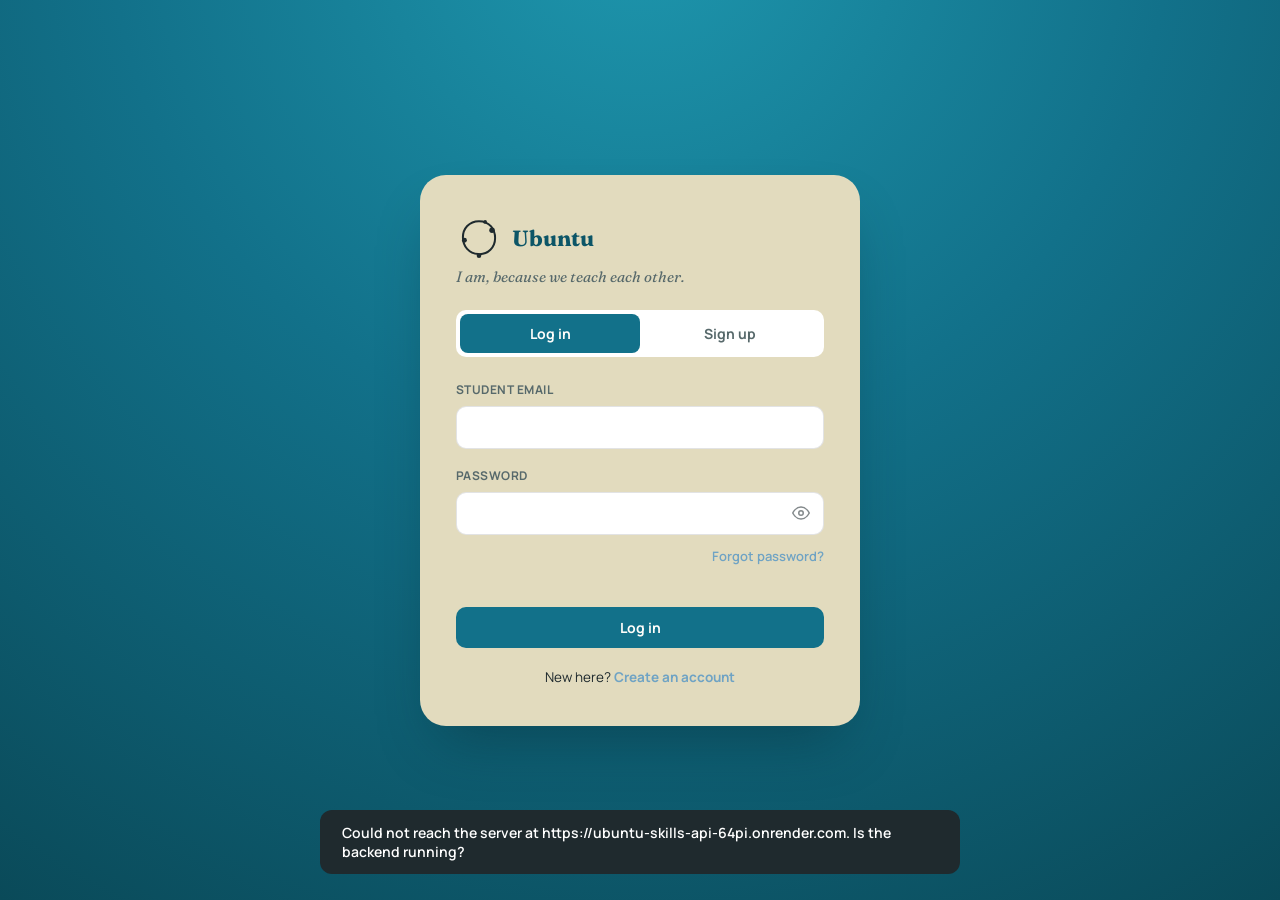
<file: Frontend/index.html>
<!DOCTYPE html>
<html lang="en">
<head>
<meta charset="UTF-8">
<meta name="viewport" content="width=device-width, initial-scale=1.0">
<title>Ubuntu · Learn from each other</title>
<link rel="preconnect" href="https://fonts.googleapis.com">
<link rel="preconnect" href="https://fonts.gstatic.com" crossorigin>
<link href="https://fonts.googleapis.com/css2?family=Fraunces:ital,opsz,wght@0,9..144,500;0,9..144,600;0,9..144,700;1,9..144,500&family=Manrope:wght@400;500;600;700;800&display=swap" rel="stylesheet">
<link rel="stylesheet" href="styles.css">
</head>
<body>

<!-- ============ LOGO (reused everywhere) ============ -->
<template id="logo-tpl">
  <svg viewBox="0 0 60 60" class="mark-svg" aria-hidden="true">
    <path d="M30 8 C 44 8 51 19 51 30 C 51 42 42 52 29 51 C 17 50 9 41 9 29 C 9 18 17 8 30 8 Z"
          fill="none" stroke="currentColor" stroke-width="2.6" stroke-linecap="round"/>
    <circle cx="47" cy="20" r="3.6" fill="currentColor"/>
    <circle cx="11" cy="33" r="3.2" fill="currentColor"/>
    <circle cx="30" cy="53" r="3" fill="currentColor"/>
    <circle cx="38" cy="9" r="2.4" fill="currentColor"/>
  </svg>
</template>

<!-- ============ AUTH SCREEN ============ -->
<main id="auth-screen">
  <div class="auth-card">
    <div class="brand-row">
      <span class="mark mark-lg" id="auth-logo"></span>
      <span class="brand-name">Ubuntu</span>
    </div>
    <p class="tagline">I am, because we teach each other.</p>

    <div class="auth-tabs" role="tablist">
      <button class="auth-tab active" data-tab="login" role="tab">Log in</button>
      <button class="auth-tab" data-tab="signup" role="tab">Sign up</button>
    </div>

    <!-- LOGIN FORM -->
    <form class="auth-form active" id="login-form" data-panel="login">
      <label for="login-email">Student email</label>
      <input type="email" id="login-email" required>

      <label for="login-password">Password</label>
      <div class="password-field">
        <input type="password" id="login-password" required>
        <button type="button" class="password-toggle" data-toggle-password="login-password"><i data-icon="eye"></i></button>
      </div>

      <a href="#" class="forgot">Forgot password?</a>
      <button type="submit" class="btn btn-primary btn-block">Log in</button>
    </form>

    <!-- SIGNUP FORM -->
    <form class="auth-form" id="signup-form" data-panel="signup">
      <label for="signup-name">Full name</label>
      <input type="text" id="signup-name" required>

      <label for="signup-email">Email address</label>
      <input type="email" id="signup-email" required>

      <label>How should we verify you're a student?</label>
      <div class="verify-toggle">
        <button type="button" class="verify-opt active" data-verify="email">
          <i data-icon="mail"></i> Student email
        </button>
        <button type="button" class="verify-opt" data-verify="document">
          <i data-icon="file"></i> Upload document
        </button>
      </div>

      <div class="verify-panel active" data-verify-panel="email">
        <p class="hint">If the email above is from your school, you're verified instantly — no waiting on a reviewer.</p>
      </div>

      <div class="verify-panel" data-verify-panel="document">
        <label for="signup-doc">Enrollment proof (ID card, transcript, or acceptance letter)</label>
        <div class="upload-drop" id="upload-drop">
          <i data-icon="upload"></i>
          <span id="upload-label">Click to upload, or drag a file here</span>
          <input type="file" id="signup-doc" accept="image/*,.pdf" hidden>
        </div>
        <p class="hint">Reviewed by hand within 24–48 hours. Use this if your school doesn't issue student emails.</p>
      </div>

      <label for="signup-degree">Degree</label>
      <select id="signup-degree"></select>

      <label for="signup-class-year">Class year</label>
      <input type="number" id="signup-class-year" min="2020" max="2035">

      <label for="signup-password">Password</label>
      <div class="password-field">
        <input type="password" id="signup-password" required>
        <button type="button" class="password-toggle" data-toggle-password="signup-password"><i data-icon="eye"></i></button>
      </div>

      <button type="submit" class="btn btn-primary btn-block">Create account</button>
    </form>

    <p class="switch-note">
      <span data-show-when="login">New here? <a href="#" data-goto="signup">Create an account</a></span>
      <span data-show-when="signup" class="hidden">Already a member? <a href="#" data-goto="login">Log in</a></span>
    </p>
  </div>
</main>

<!-- ============ APP SHELL ============ -->
<div id="app-shell" class="hidden">

  <aside class="sidebar">
    <div class="sidebar-top">
      <span class="mark mark-sm"></span>
    </div>
    <nav class="sidebar-nav">
      <button class="nav-btn active" data-view="profile" title="Profile"><i data-icon="user"></i><span>Profile</span></button>
      <button class="nav-btn" data-view="search" title="Search"><i data-icon="search"></i><span>Search</span></button>
      <button class="nav-btn" data-view="messages" title="Messages"><i data-icon="message"></i><span>Messages</span></button>
      <button class="nav-btn" data-view="sessions" title="Sessions"><i data-icon="calendar"></i><span>Sessions</span></button>
      <button class="nav-btn" data-view="notifications" title="Notifications"><i data-icon="bell"></i><span>Notifications</span><span class="dot-badge" id="notif-badge">3</span></button>
      <button class="nav-btn" data-view="community" title="Community"><i data-icon="users"></i><span>Community</span></button>
    </nav>
    <button class="nav-btn nav-logout" id="logout-btn" title="Log out"><i data-icon="logout"></i><span>Log out</span></button>
  </aside>

  <div class="account-indicator" id="account-indicator">
    <div class="avatar avatar-sm skeleton-circle" id="account-indicator-avatar"></div>
    <span class="skeleton-text" id="account-indicator-name" style="width:90px;">&nbsp;</span>
  </div>

  <main class="content">

    <!-- ---------- PROFILE ---------- -->
    <section class="view active" id="view-profile">
      <div class="profile-header card">
        <div class="avatar-upload">
          <div class="avatar avatar-xl skeleton-circle" id="profile-avatar"></div>
          <label class="avatar-edit" for="avatar-input"><i data-icon="camera"></i></label>
          <input type="file" id="avatar-input" accept="image/*" hidden>
          <button type="button" class="avatar-remove hidden" id="avatar-remove-btn" title="Remove photo">×</button>
        </div>
        <div class="profile-header-info">
          <h1 class="skeleton-text" style="width:180px;">&nbsp;</h1>
          <p class="muted skeleton-text" style="width:220px;">&nbsp;</p>
          <div class="credits-row">
            <span class="stars" data-rating="0"></span>
            <span class="credits-label skeleton-text" style="width:160px;">&nbsp;</span>
          </div>
        </div>
        <button class="btn btn-secondary" id="profile-message-btn"><i data-icon="message"></i> Message</button>
      </div>

      <div class="grid-2">
        <div class="card">
          <div class="card-head">
            <h3>Skills I can teach</h3>
          </div>
          <div class="chip-input" data-chip-group="teach">
            <span class="chip chip-teal">Python <button data-remove>×</button></span>
            <span class="chip chip-teal">Guitar basics <button data-remove>×</button></span>
            <span class="chip chip-teal">Calculus I <button data-remove>×</button></span>
            <input type="text">
          </div>
        </div>

        <div class="card">
          <div class="card-head">
            <h3>Skills I want to learn</h3>
          </div>
          <div class="chip-input" data-chip-group="learn">
            <span class="chip chip-steel">French conversation <button data-remove>×</button></span>
            <span class="chip chip-steel">Watercolor painting <button data-remove>×</button></span>
            <input type="text">
          </div>
        </div>
      </div>

      <div class="card">
        <div class="card-head">
          <h3>Reviews</h3>
          <span class="muted">38 total</span>
        </div>
        <div class="reviews-list" id="reviews-list"></div>
      </div>
    </section>

    <!-- ---------- SEARCH ---------- -->
    <section class="view" id="view-search">
      <h1 class="view-title">Find a skill, or someone to teach it to</h1>
      <div class="search-bar">
        <i data-icon="search"></i>
        <input type="text" id="search-input">
      </div>
      <div class="filter-row" id="filter-row">
        <button class="filter-chip active" data-filter="all">All</button>
        <button class="filter-chip" data-filter="teach">Can teach me</button>
        <button class="filter-chip" data-filter="learn">Wants to learn</button>
      </div>
      <div class="results-grid" id="results-grid"></div>
    </section>

    <!-- ---------- MESSAGES ---------- -->
    <section class="view" id="view-messages">
      <div class="messages-layout">
        <div class="conv-list">
          <div class="conv-list-head">
            <h3>Messages</h3>
            <button class="btn-icon" id="new-group-btn" title="New group chat"><i data-icon="user-plus"></i></button>
          </div>
          <div id="conv-items"></div>
        </div>
        <div class="chat-window">
          <div class="chat-header" id="chat-header"></div>
          <div class="chat-body" id="chat-body"></div>
          <form class="chat-input-row" id="chat-form">
            <input type="text" id="chat-input">
            <button type="submit" class="btn btn-primary btn-small">Send</button>
          </form>
        </div>
        <div class="msg-profile-panel" id="msg-profile-panel">
          <button class="btn-icon" id="msg-profile-panel-close" style="align-self:flex-end;">×</button>
          <div id="msg-profile-panel-body"></div>
        </div>
      </div>
    </section>

    <!-- ---------- SESSIONS ---------- -->
    <section class="view" id="view-sessions">
      <h1 class="view-title">Your sessions</h1>
      <div class="filter-row">
        <button class="filter-chip active" data-session-tab="upcoming">Upcoming</button>
        <button class="filter-chip" data-session-tab="pending">Pending approval</button>
        <button class="filter-chip" data-session-tab="completed">Completed</button>
        <button class="filter-chip" data-session-tab="declined">Declined</button>
      </div>
      <div class="sessions-list" id="sessions-list"></div>
    </section>

    <!-- ---------- NOTIFICATIONS ---------- -->
    <section class="view" id="view-notifications">
      <div class="view-title-row">
        <h1 class="view-title">Notifications</h1>
        <button class="btn-link" id="mark-all-read">Mark all as read</button>
      </div>
      <div class="notif-bulk-actions" id="notif-bulk-actions" style="display:none;">
        <span id="notif-selected-count">0 selected</span>
        <button class="btn btn-secondary" id="notif-read-selected">Mark as read</button>
        <button class="btn btn-secondary" id="notif-delete-selected">Delete</button>
      </div>
      <div class="notif-list" id="notif-list"></div>
    </section>

    <!-- ---------- COMMUNITY ---------- -->
    <section class="view" id="view-community">
      <div class="view-title-row">
        <h1 class="view-title">Group sessions</h1>
        <button class="btn btn-primary" id="create-group-session-btn"><i data-icon="plus"></i> Host a group session</button>
      </div>
      <p class="muted community-sub">Open teaching sessions hosted by students — up to 5 people per group.</p>
      <div class="community-grid" id="community-grid"></div>
    </section>

  </main>
</div>

<!-- ============ MODALS ============ -->
<div class="modal-overlay" id="review-modal">
  <div class="modal">
    <button class="modal-close" data-close-modal>×</button>
    <h2>Leave a review</h2>
    <p class="muted" id="review-modal-sub">How was your session with Kwame?</p>
    <div class="star-picker" id="star-picker">
      <button data-star="1">★</button><button data-star="2">★</button><button data-star="3">★</button><button data-star="4">★</button><button data-star="5">★</button>
    </div>
    <textarea id="review-text" rows="4"></textarea>
    <button class="btn btn-primary btn-block" id="submit-review-btn">Submit review &amp; award credits</button>
  </div>
</div>

<div class="modal-overlay" id="group-session-modal">
  <div class="modal">
    <button class="modal-close" data-close-modal>×</button>
    <h2>Host a group session</h2>
    <label for="gs-topic">Topic</label>
    <input type="text" id="gs-topic">
    <label for="gs-category">Category</label>
    <select id="gs-category"></select>
    <label for="gs-time">Time slot</label>
    <input type="datetime-local" id="gs-time">
    <p class="hint">Max 5 people. You'll be added as the teacher automatically, and a group chat is created when someone joins.</p>
    <button class="btn btn-primary btn-block" id="publish-group-session">Publish session</button>
  </div>
</div>

<div class="modal-overlay" id="schedule-modal">
  <div class="modal">
    <button class="modal-close" data-close-modal>×</button>
    <h2 id="schedule-modal-title">Request a session</h2>
    <p class="muted" id="schedule-modal-sub"></p>
    <label for="schedule-time">Date &amp; time</label>
    <input type="datetime-local" id="schedule-time">
    <div id="schedule-skill-field" style="display:none;">
      <label for="schedule-skill">What would you like them to teach you?</label>
      <select id="schedule-skill"><option value="">General session (no specific topic)</option></select>
    </div>
    <p class="hint">The other person can approve this time, or propose a different one if it doesn't work for them.</p>
    <button class="btn btn-primary btn-block" id="schedule-confirm-btn">Send request</button>
  </div>
</div>

<div class="modal-overlay" id="category-pick-modal">
  <div class="modal">
    <button class="modal-close" data-close-modal>×</button>
    <h2>Which category is this?</h2>
    <p class="muted" id="category-pick-sub"></p>
    <label for="category-pick-select">Category</label>
    <select id="category-pick-select"></select>
    <button class="btn btn-primary btn-block" id="category-pick-confirm-btn">Add skill</button>
  </div>
</div>

<div class="modal-overlay" id="other-profile-modal">
  <div class="modal">
    <button class="modal-close" data-close-modal>×</button>
    <div class="avatar avatar-lg" id="op-avatar"></div>
    <h2 id="op-name"></h2>
    <p class="muted" id="op-degree"></p>
    <p id="op-bio"></p>
    <div id="op-teach-chips" class="chip-row"></div>
    <div id="op-learn-chips" class="chip-row"></div>
    <div style="display:flex; gap:10px; margin-top:16px;">
      <button class="btn btn-secondary" id="op-message-btn">Message</button>
      <button class="btn btn-primary" id="op-request-btn">Request session</button>
    </div>
  </div>
</div>

<div class="modal-overlay" id="new-group-modal">
  <div class="modal">
    <button class="modal-close" data-close-modal>×</button>
    <h2>Start a group chat</h2>
    <p class="muted">Pick two or more people you've already messaged.</p>
    <div id="new-group-people" style="max-height:260px; overflow-y:auto; margin-top:12px;"></div>
    <button class="btn btn-primary btn-block" id="new-group-confirm-btn">Start group chat</button>
  </div>
</div>

<div class="modal-overlay" id="group-members-modal">
  <div class="modal">
    <button class="modal-close" data-close-modal>×</button>
    <h2>Group members</h2>
    <div id="group-members-list" style="max-height:300px; overflow-y:auto; margin-top:12px;"></div>
    <div id="group-delete-chat-wrap" style="display:none; margin-top:16px;">
      <button class="btn btn-secondary btn-block">Delete this group chat</button>
    </div>
  </div>
</div>

<div class="toast" id="toast"></div>

<script src="app.js"></script>
</body>
</html>
</file>
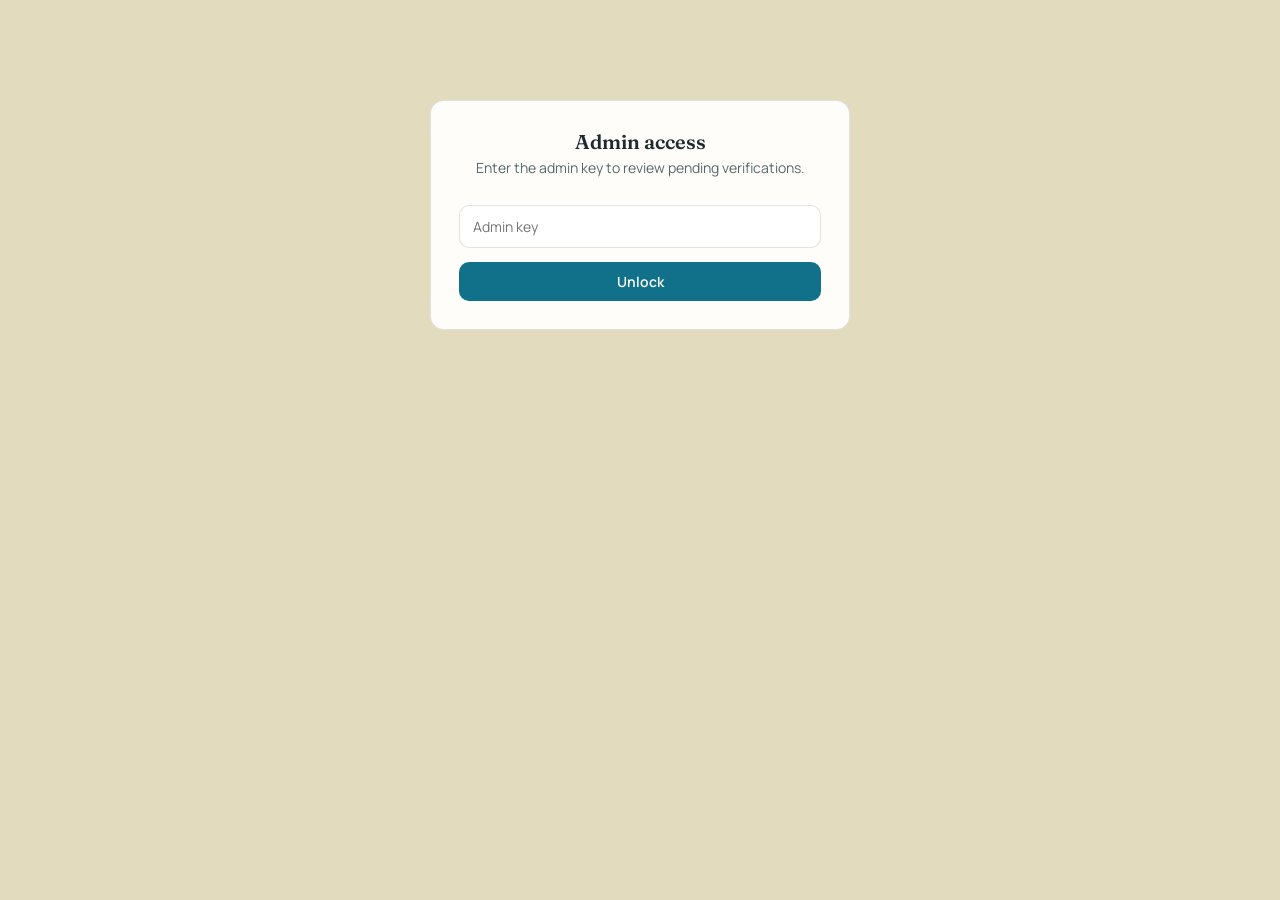
<file: Frontend/admin.html>
<!DOCTYPE html>
<html lang="en">
<head>
<meta charset="UTF-8">
<meta name="viewport" content="width=device-width, initial-scale=1.0">
<title>Ubuntu Skills · Admin Verification Review</title>
<link rel="preconnect" href="https://fonts.googleapis.com">
<link rel="preconnect" href="https://fonts.gstatic.com" crossorigin>
<link href="https://fonts.googleapis.com/css2?family=Fraunces:ital,opsz,wght@0,9..144,500;0,9..144,600;0,9..144,700;1,9..144,500&family=Manrope:wght@400;500;600;700;800&display=swap" rel="stylesheet">
<link rel="stylesheet" href="styles.css">
<style>
  /* Admin-page-only styles. Reuses the same CSS variables as the main
     app (see styles.css :root) so this doesn't need its own palette. */
  body.admin-body{
    max-width: 880px;
    margin: 0 auto;
    padding: 40px 24px 80px;
    background: var(--cream);
    min-height: 100vh;
  }
  .admin-header{
    display:flex; align-items:baseline; justify-content:space-between;
    margin-bottom: 28px; flex-wrap: wrap; gap: 10px;
  }
  .admin-header h1{ font-size: 26px; }
  .admin-sub{ color: var(--charcoal-soft); font-size: 14px; margin-top: 4px; }

  .key-gate{
    background: var(--paper); border: 1px solid var(--line); border-radius: var(--radius);
    padding: 28px; max-width: 420px; margin: 60px auto; text-align:center;
  }
  .key-gate input{
    width: 100%; padding: 11px 13px; border-radius: 10px; border: 1.5px solid var(--line);
    background: var(--white); font-family: inherit; font-size: 14px; outline: none; margin: 14px 0;
  }
  .key-gate input:focus{ border-color: var(--light-blue); }

  button.primary{
    background: var(--deep-teal); color: var(--white); border: none; border-radius: 10px;
    padding: 10px 18px; font-family: inherit; font-weight: 600; font-size: 14px; cursor: pointer;
  }
  button.primary:hover{ background: var(--deep-teal-dark); }
  button.ghost{
    background: none; border: 1.5px solid var(--line); border-radius: 10px;
    padding: 9px 16px; font-family: inherit; font-weight: 600; font-size: 13px;
    color: var(--charcoal-soft); cursor: pointer;
  }
  button.ghost:hover{ border-color: var(--charcoal-soft); }
  button:disabled{ opacity: 0.5; cursor: not-allowed; }

  #error-banner{
    display:none; background:#F8D7DA; color:#5B1E24; border-radius: 10px;
    padding: 12px 16px; margin-bottom: 18px; font-size: 14px;
  }

  .empty-state{
    text-align:center; padding: 60px 20px; color: var(--charcoal-soft);
  }

  .verification-card{
    background: var(--paper); border: 1px solid var(--line); border-radius: var(--radius);
    padding: 20px 22px; margin-bottom: 14px;
  }
  .vc-top{ display:flex; justify-content:space-between; align-items:flex-start; gap: 12px; flex-wrap: wrap; }
  .vc-name{ font-family:'Fraunces', serif; font-weight:600; font-size: 18px; }
  .vc-email{ color: var(--charcoal-soft); font-size: 14px; margin-top: 2px; }
  .vc-meta{ font-size: 12.5px; color: var(--charcoal-soft); margin-top: 6px; }
  .vc-actions{ display:flex; gap: 8px; margin-top: 14px; flex-wrap: wrap; }

  .badge{
    display:inline-block; font-size: 12px; font-weight:700; padding: 3px 10px;
    border-radius: 999px; background: var(--sage); color: var(--charcoal);
  }

  /* Document viewer modal */
  .modal-backdrop{
    display:none; position:fixed; inset:0; background: rgba(31,42,46,0.55);
    align-items:center; justify-content:center; z-index: 50; padding: 20px;
  }
  .modal-backdrop.open{ display:flex; }
  .doc-modal{
    background: var(--white); border-radius: var(--radius); max-width: 720px; width: 100%;
    max-height: 85vh; display:flex; flex-direction:column; overflow:hidden;
  }
  .doc-modal-head{
    display:flex; justify-content:space-between; align-items:center;
    padding: 14px 18px; border-bottom: 1px solid var(--line);
  }
  .doc-modal-body{ flex:1; overflow:auto; padding: 16px; display:flex; align-items:center; justify-content:center; background: var(--charcoal); }
  .doc-modal-body img{ max-width:100%; max-height:70vh; border-radius: 6px; }
  .doc-modal-body iframe{ width:100%; height:70vh; border:none; background:var(--white); }
</style>
</head>
<body class="admin-body">

  <div id="error-banner"></div>

  <!-- Shown until a valid admin key is entered -->
  <div class="key-gate" id="key-gate">
    <h1 style="font-size:20px;">Admin access</h1>
    <p class="admin-sub">Enter the admin key to review pending verifications.</p>
    <input type="password" id="admin-key-input" placeholder="Admin key" autocomplete="off">
    <button class="primary" id="unlock-btn" style="width:100%;">Unlock</button>
  </div>

  <!-- Shown once unlocked -->
  <div id="admin-panel" style="display:none;">
    <div class="admin-header">
      <div>
        <h1>Pending verifications</h1>
        <div class="admin-sub" id="count-label">Loading…</div>
      </div>
      <div style="display:flex; gap:8px;">
        <button class="ghost" id="refresh-btn">Refresh</button>
        <button class="ghost" id="lock-btn">Lock</button>
      </div>
    </div>

    <div id="list-container"></div>
  </div>

  <!-- Document viewer -->
  <div class="modal-backdrop" id="doc-backdrop">
    <div class="doc-modal">
      <div class="doc-modal-head">
        <strong id="doc-modal-title">Document</strong>
        <button class="ghost" id="doc-close-btn">Close</button>
      </div>
      <div class="doc-modal-body" id="doc-modal-body">
        <span style="color:var(--white);">Loading…</span>
      </div>
    </div>
  </div>

  <script src="admin.js"></script>
</body>
</html>
</file>
<file: Frontend/styles.css>
:root{
  /* ---- login-page palette ---- */
  --cream:#E2DBBE;         /* soft beige - container/card backgrounds */
  --custard:#D5D6AA;       /* secondary accent */
  --sage:#9DBBAE;          /* secondary accent (status badges etc.) */
  --light-blue:#6FA3C4;    /* accent - focus borders & links only */
  --deep-teal:#12718A;     /* primary brand color - buttons, banners */
  --deep-teal-dark:#0C5567;/* deep teal hover / sidebar anchor */
  --charcoal:#1F2A2E;      /* primary text */
  --charcoal-soft:#57696B; /* secondary text */
  --white:#FFFFFF;         /* input fields, workspace surfaces */
  --paper:#FEFDFA;         /* near-white card surface */
  --line: rgba(31,42,46,0.13);
  --radius: 14px;

  /* ---- legacy aliases (kept so the rest of the stylesheet doesn't
         need to be rewritten variable-by-variable) ---- */
  --sand: var(--cream);
  --teal: var(--sage);
  --steel: var(--light-blue);
  --cyan: var(--deep-teal);
  --cyan-dark: var(--deep-teal-dark);
  --ink: var(--charcoal);
  --ink-soft: var(--charcoal-soft);
}

*{ box-sizing:border-box; }
html,body{ height:100%; }
body{
  margin:0;
  font-family:'Manrope', sans-serif;
  color: var(--ink);
  background: var(--sand);
}
h1,h2,h3{ font-family:'Fraunces', serif; font-weight:600; margin:0; }
.muted{ color: var(--ink-soft); font-weight:500; }
.hidden{ display:none !important; }
a{ color: var(--light-blue); }
button{ font-family:inherit; }

/* ---------- logo / mark ---------- */
.mark{ color: var(--ink); display:inline-flex; }
.mark-lg{ width:46px; height:46px; }
.mark-sm{ width:30px; height:30px; }
.mark-svg{ width:100%; height:100%; }

/* icon system (inline svg injected via JS) */
i[data-icon]{ display:inline-flex; width:18px; height:18px; }
i[data-icon] svg{ width:100%; height:100%; }

/* ---------- buttons ---------- */
.btn{
  border:none; border-radius:10px; padding:11px 18px; font-weight:700; font-size:14px;
  cursor:pointer; display:inline-flex; align-items:center; justify-content:center; gap:8px;
  transition: background .15s ease, transform .1s ease, opacity .15s ease;
}
.btn-primary{ background: var(--cyan); color:var(--paper); }
.btn-primary:hover{ background: var(--cyan-dark); }
.btn-secondary{ background: var(--white); border:1.5px solid var(--line); color:var(--charcoal); }
.btn-secondary:hover{ background: var(--custard); }
.btn-block{ width:100%; }
.btn-small{ padding:9px 16px; }
.btn:active{ transform: scale(0.98); }
.btn-link{ background:none; border:none; color:var(--light-blue); font-weight:700; cursor:pointer; }
.btn-icon{ background: var(--white); border:1.5px solid var(--line); border-radius:9px; width:36px; height:36px; display:flex; align-items:center; justify-content:center; cursor:pointer; color:var(--charcoal); }
.btn-icon:hover{ background:var(--custard); }

/* ============================================================
   AUTH SCREEN
   ============================================================ */
#auth-screen{
  min-height:100vh; display:flex; align-items:center; justify-content:center; padding:32px 20px;
  background: radial-gradient(circle at 50% -10%, #1E97AE 0%, var(--deep-teal) 45%, #0A4A59 100%);
}
.auth-card{
  width:100%; max-width:440px; background: var(--sand); border-radius:26px; padding:40px 36px;
  box-shadow: 0 30px 60px -20px rgba(6,40,48,0.45);
}
.brand-row{ display:flex; align-items:center; gap:10px; }
.brand-name{ font-family:'Fraunces', serif; font-weight:700; font-size:22px; color:var(--deep-teal-dark); }
.tagline{ font-family:'Fraunces', serif; font-style:italic; color:var(--ink-soft); margin:6px 0 24px; font-size:15px; }

.auth-tabs{ display:flex; background:var(--white); border-radius:10px; padding:4px; margin-bottom:22px; }
.auth-tab{ flex:1; border:none; background:none; padding:10px; font-weight:700; font-size:14px; color:var(--ink-soft); border-radius:8px; cursor:pointer; }
.auth-tab.active{ background:var(--cyan); color:var(--paper); }

.auth-form{ display:none; flex-direction:column; gap:6px; }
.auth-form.active{ display:flex; }
.auth-form label{ font-size:12px; font-weight:700; text-transform:uppercase; letter-spacing:.04em; color:var(--ink-soft); margin:12px 0 2px; }
.auth-form label:first-of-type{ margin-top:2px; }
.auth-form input[type="text"], .auth-form input[type="email"], .auth-form input[type="password"]{
  width:100%; padding:12px 14px; border-radius:10px; border:1.5px solid var(--line); background:var(--white);
  font-size:15px; color:var(--charcoal); outline:none; transition:border-color .15s ease, box-shadow .15s ease;
}
.auth-form input:focus{ border-color:var(--light-blue); box-shadow:0 0 0 4px rgba(111,163,196,0.25); }
.forgot{ align-self:flex-end; font-size:13px; font-weight:600; text-decoration:none; margin:6px 0 18px; }
.forgot:hover{ text-decoration:underline; }
.auth-form .btn{ margin-top:18px; }
.hint{ font-size:12.5px; color:var(--ink-soft); margin:6px 0 0; line-height:1.5; }
.switch-note{ text-align:center; font-size:13.5px; margin:20px 0 0; }
.switch-note a{ font-weight:700; text-decoration:none; }

.verify-toggle{ display:flex; gap:8px; margin-top:8px; }
.verify-opt{
  flex:1; padding:10px; border-radius:10px; border:1.5px solid var(--line); background:var(--paper);
  font-weight:600; font-size:13px; color:var(--ink-soft); cursor:pointer; display:flex; align-items:center; justify-content:center; gap:6px;
}
.verify-opt.active{ background:var(--teal); border-color:var(--teal); color:var(--ink); }
.verify-panel{ display:none; }
.verify-panel.active{ display:block; }

.upload-drop{
  border:2px dashed var(--line); border-radius:12px; padding:22px; text-align:center; cursor:pointer;
  color:var(--ink-soft); font-size:13.5px; font-weight:600; display:flex; flex-direction:column; align-items:center; gap:8px;
}
.upload-drop:hover{ border-color:var(--steel); background:var(--paper); }
.upload-drop.has-file{ border-color:var(--teal); color:var(--ink); }

/* ============================================================
   APP SHELL
   ============================================================ */
#app-shell{ display:flex; min-height:100vh; }

.sidebar{
  width:96px; background:var(--deep-teal-dark); display:flex; flex-direction:column; align-items:center;
  padding:20px 0; gap:8px; flex-shrink:0;
  position:sticky; top:0; height:100vh; align-self:flex-start;
}
.sidebar-top{ color:var(--cream); margin-bottom:18px; }
.sidebar-nav{ display:flex; flex-direction:column; gap:4px; width:100%; align-items:center; flex:1; }
.nav-btn{
  width:76px; background:none; border:none; color:#BFDCE2; padding:10px 4px; border-radius:12px;
  display:flex; flex-direction:column; align-items:center; gap:5px; cursor:pointer; position:relative;
  font-size:11px; font-weight:600;
}
.nav-btn i[data-icon]{ width:20px; height:20px; }
.nav-btn:hover{ background: rgba(255,255,255,0.08); color:#fff; }
.nav-btn.active{ background: var(--deep-teal); color:#fff; }
.dot-badge{
  position:absolute; top:2px; right:14px; background:var(--custard); color:var(--ink); font-size:10px;
  font-weight:800; border-radius:20px; padding:1px 5px; min-width:16px;
}
.nav-logout{ margin-top:auto; }

.content{ flex:1; padding:32px 40px; padding-top:calc(64px + 32px); position:relative; }
.view{ display:none; }
.view.active{ display:block; }
.view-title{ font-size:26px; margin-bottom:18px; }
.view-title-row{ display:flex; align-items:center; justify-content:space-between; margin-bottom:6px; }
.view-title-row .view-title{ margin-bottom:0; }
.community-sub{ margin-bottom:20px; }

/* ---------- shared card ---------- */
.card{ background:var(--paper); border-radius:var(--radius); padding:22px 24px; margin-bottom:20px; border:1px solid var(--line); box-shadow:0 4px 16px -10px rgba(31,42,46,0.18); }
.card-head{ display:flex; align-items:center; justify-content:space-between; margin-bottom:14px; }
.grid-2{ display:grid; grid-template-columns:1fr 1fr; gap:20px; }

/* ---------- avatars ---------- */
.avatar{
  border-radius:50%; background:var(--steel); color:#fff; display:flex; align-items:center; justify-content:center;
  font-weight:700; flex-shrink:0; overflow:hidden;
}
.avatar img{ width:100%; height:100%; object-fit:cover; }
.avatar-sm{ width:36px; height:36px; font-size:13px; }
.avatar-md{ width:48px; height:48px; font-size:15px; }
.avatar-lg{ width:64px; height:64px; font-size:22px; margin-bottom:10px; }
.chip-row{ display:flex; flex-wrap:wrap; gap:6px; margin-top:8px; }
.skeleton-text{ display:inline-block; height:1em; border-radius:6px; background:linear-gradient(90deg, var(--line) 25%, var(--paper) 50%, var(--line) 75%); background-size:200% 100%; animation:skeleton-shimmer 1.4s ease-in-out infinite; color:transparent !important; }
.skeleton-circle{ background:linear-gradient(90deg, var(--line) 25%, var(--paper) 50%, var(--line) 75%); background-size:200% 100%; animation:skeleton-shimmer 1.4s ease-in-out infinite; }
@keyframes skeleton-shimmer{ 0%{ background-position:200% 0; } 100%{ background-position:-200% 0; } }
.password-field{ position:relative; }
.password-field input{ width:100%; padding-right:42px; }
.password-toggle{ position:absolute; right:10px; top:50%; transform:translateY(-50%); border:none; background:none; cursor:pointer; color:var(--ink); opacity:.55; padding:4px; display:flex; }
.password-toggle:hover{ opacity:1; }
.password-toggle svg{ width:18px; height:18px; }
.account-indicator{
  position:fixed; top:0; left:96px; right:0; height:64px; z-index:1000;
  display:flex; align-items:center; justify-content:flex-end; gap:10px;
  background:var(--paper); border-bottom:1.5px solid var(--line);
  padding:0 40px; font-weight:700; font-size:14px;
  box-shadow: 0 2px 10px -6px rgba(31,42,46,0.25);
}
.conv-subtitle{ font-size:12px; font-weight:600; color:#8A8478; margin-left:4px; }
.notif-check{ margin-top:4px; width:16px; height:16px; cursor:pointer; flex-shrink:0; }
.notif-bulk-actions{ display:flex; align-items:center; gap:10px; padding:10px 4px; font-size:13px; color:var(--ink-soft); }
.avatar-xl{ width:88px; height:88px; font-size:28px; }

/* ---------- profile ---------- */
.profile-header{ display:flex; align-items:center; gap:22px; }
.avatar-upload{ position:relative; }
.avatar-edit{
  position:absolute; bottom:-2px; right:-2px; width:30px; height:30px; border-radius:50%; background:var(--cyan);
  color:#fff; display:flex; align-items:center; justify-content:center; cursor:pointer; border:3px solid var(--paper);
}
.avatar-edit i[data-icon]{ width:14px; height:14px; }
.avatar-remove{
  position:absolute; top:-2px; right:-2px; width:24px; height:24px; border-radius:50%;
  background:var(--ink); color:#fff; border:3px solid var(--paper); cursor:pointer;
  display:flex; align-items:center; justify-content:center; font-size:14px; line-height:1; padding:0;
}
.avatar-remove:hover{ background:#7A2E1E; }
.profile-header-info{ flex:1; }
.profile-header-info h1{ font-size:24px; }
.credits-row{ display:flex; align-items:center; gap:10px; margin-top:8px; }
.credits-label{ font-weight:700; font-size:14px; }
.stars{ color:var(--custard); font-size:16px; letter-spacing:2px; }
.stars::before{ content:'★★★★★'; background: linear-gradient(90deg, var(--cyan) var(--pct,90%), var(--line) var(--pct,90%)); -webkit-background-clip:text; background-clip:text; color:transparent; }

.chip-input{ display:flex; flex-wrap:wrap; gap:8px; align-items:center; }
.chip-input input{ border:none; outline:none; background:none; font-size:14px; padding:6px 4px; flex:1; min-width:140px; font-family:inherit; }
.chip{ display:inline-flex; align-items:center; gap:6px; padding:6px 12px; border-radius:20px; font-size:13px; font-weight:700; }
.chip button{ border:none; background:none; cursor:pointer; font-weight:800; color:inherit; opacity:.6; font-size:14px; line-height:1; }
.chip button:hover{ opacity:1; }
.chip-teal{ background: var(--teal); color:#0F3A30; }
.chip-steel{ background: var(--steel); color:#0B2C3C; }

.reviews-list{ display:flex; flex-direction:column; gap:16px; }
.review-item{ display:flex; gap:12px; border-top:1px solid var(--line); padding-top:16px; }
.review-item:first-child{ border-top:none; padding-top:0; }
.review-body{ flex:1; }
.review-top{ display:flex; align-items:center; justify-content:space-between; }
.review-name{ font-weight:700; font-size:14px; }
.review-stars{ color:var(--cyan); font-size:13px; letter-spacing:1px; }
.review-text{ font-size:14px; margin-top:4px; color:var(--ink); }
.review-date{ font-size:12px; color:var(--ink-soft); }

/* ---------- search ---------- */
.search-bar{
  display:flex; align-items:center; gap:10px; background:var(--white); border:1.5px solid var(--line);
  border-radius:12px; padding:12px 16px; margin-bottom:14px; color:var(--charcoal-soft); transition:border-color .15s ease;
}
.search-bar:focus-within{ border-color:var(--light-blue); }
.search-bar input{ border:none; outline:none; background:none; font-size:15px; width:100%; font-family:inherit; color:var(--ink); }
.filter-row{ display:flex; gap:8px; margin-bottom:20px; flex-wrap:wrap; }
.filter-chip{
  padding:8px 16px; border-radius:20px; border:1.5px solid var(--line); background:var(--paper); color:var(--ink-soft);
  font-weight:700; font-size:13px; cursor:pointer;
}
.filter-chip.active{ background:var(--ink); border-color:var(--ink); color:#fff; }
.results-grid{ display:grid; grid-template-columns:repeat(auto-fill, minmax(240px,1fr)); gap:16px; }
.result-card{ background:var(--paper); border:1px solid var(--line); border-radius:var(--radius); padding:18px; box-shadow:0 4px 16px -10px rgba(31,42,46,0.18); transition:box-shadow .15s ease, transform .15s ease; }
.result-card:hover{ box-shadow:0 8px 22px -10px rgba(31,42,46,0.28); transform:translateY(-2px); }
.result-top{ display:flex; gap:12px; align-items:center; }
.result-name{ font-weight:700; font-size:15px; }
.result-meta{ font-size:12.5px; color:var(--ink-soft); }
.result-tags{ display:flex; flex-wrap:wrap; gap:6px; margin:12px 0; }
.tag{ font-size:11.5px; font-weight:700; padding:4px 9px; border-radius:20px; background:var(--custard); color:#3B3B12; }
.result-actions{ display:flex; gap:8px; margin-top:6px; }
.result-actions .btn{ flex:1; padding:8px; font-size:13px; }

/* ---------- messages ---------- */
.messages-layout{ display:flex; background:var(--paper); border:1px solid var(--line); border-radius:var(--radius); height:calc(100vh - 130px); overflow:hidden; }
.conv-list{ width:280px; border-right:1px solid var(--line); display:flex; flex-direction:column; flex-shrink:0; }
.msg-profile-panel{ width:300px; border-left:1px solid var(--line); padding:16px; flex-shrink:0; display:none; flex-direction:column; overflow-y:auto; }
.msg-profile-panel.active{ display:flex; }
.msg-profile-panel .avatar-lg{ margin:0 auto 10px; }
.msg-profile-panel h3{ text-align:center; margin:0 0 4px; }
.msg-profile-panel .muted{ text-align:center; }
.msph-session-row{ padding:8px 0; border-bottom:1px solid var(--line); font-size:13px; }
.msph-session-row:last-child{ border-bottom:none; }
.conv-list-head{ display:flex; align-items:center; justify-content:space-between; padding:16px 18px; border-bottom:1px solid var(--line); }
.conv-item{ display:flex; gap:10px; padding:14px 18px; cursor:pointer; border-bottom:1px solid var(--line); align-items:center; }
.conv-item:hover, .conv-item.active{ background: var(--sand); }
.conv-info{ flex:1; min-width:0; }
.conv-name{ font-weight:700; font-size:14px; }
.conv-preview{ font-size:12.5px; color:var(--ink-soft); white-space:nowrap; overflow:hidden; text-overflow:ellipsis; }
.conv-badge{ background:var(--cyan); color:#fff; font-size:10px; font-weight:800; border-radius:20px; padding:2px 6px; }
.group-icon-badge{ background:var(--teal); color:#0F3A30; font-size:9px; font-weight:800; border-radius:6px; padding:1px 5px; margin-left:6px; }

.chat-window{ flex:1; display:flex; flex-direction:column; min-width:0; }
.chat-header{ padding:16px 20px; border-bottom:1px solid var(--line); display:flex; align-items:center; gap:12px; font-weight:700; }
.chat-body{ flex:1; padding:20px; overflow-y:auto; display:flex; flex-direction:column; gap:12px; }
.msg-bubble{ max-width:60%; padding:10px 14px; border-radius:14px; font-size:14px; line-height:1.4; }
.msg-them{ background:var(--paper); border:1.5px solid var(--line); align-self:flex-start; border-bottom-left-radius:4px; }
.msg-me{ background:var(--cyan); color:#fff; align-self:flex-end; border-bottom-right-radius:4px; }
.chat-input-row{ display:flex; gap:10px; padding:16px 20px; border-top:1px solid var(--line); }
.chat-input-row input{ flex:1; border:1.5px solid var(--line); border-radius:10px; padding:10px 14px; outline:none; font-family:inherit; font-size:14px; background:var(--white); }
.chat-input-row input:focus{ border-color:var(--light-blue); }

/* ---------- sessions ---------- */
.sessions-list{ display:flex; flex-direction:column; gap:14px; }
.session-card{ background:var(--paper); border:1px solid var(--line); border-radius:var(--radius); padding:18px 22px; display:flex; align-items:center; gap:18px; box-shadow:0 4px 16px -10px rgba(31,42,46,0.18); }
.session-info{ flex:1; }
.session-skill{ font-weight:700; font-size:15px; }
.session-meta{ font-size:13px; color:var(--ink-soft); margin-top:3px; }
.status-badge{ font-size:11.5px; font-weight:800; padding:5px 11px; border-radius:20px; text-transform:uppercase; letter-spacing:.03em; }
.status-approved{ background:var(--teal); color:#0F3A30; }
.status-pending{ background:var(--custard); color:#4A4210; }
.status-completed{ background:var(--steel); color:#0B2C3C; }
.status-declined{ background:#EBD7D2; color:#7A2E1E; }
.session-actions{ display:flex; gap:8px; }
.session-actions .btn{ padding:8px 14px; font-size:13px; }

/* ---------- notifications ---------- */
.notif-list{ display:flex; flex-direction:column; gap:2px; }
.notif-item{ display:flex; gap:14px; align-items:flex-start; padding:16px 4px; border-bottom:1px solid var(--line); }
.notif-item.unread{ background: rgba(24,143,167,0.05); border-radius:10px; padding:16px; }
.notif-icon{ width:38px; height:38px; border-radius:50%; background:var(--sand); display:flex; align-items:center; justify-content:center; flex-shrink:0; }
.notif-body{ flex:1; }
.notif-text{ font-size:14.5px; }
.notif-time{ font-size:12px; color:var(--ink-soft); margin-top:2px; }
.notif-actions{ display:flex; gap:8px; margin-top:10px; }
.notif-actions .btn{ padding:7px 14px; font-size:12.5px; }

/* ---------- community ---------- */
.community-grid{ display:grid; grid-template-columns:repeat(auto-fill, minmax(260px,1fr)); gap:18px; }
.gs-card{ background:var(--paper); border:1px solid var(--line); border-radius:var(--radius); padding:20px; box-shadow:0 4px 16px -10px rgba(31,42,46,0.18); transition:box-shadow .15s ease, transform .15s ease; }
.gs-card:hover{ box-shadow:0 8px 22px -10px rgba(31,42,46,0.28); transform:translateY(-2px); }
.gs-top{ display:flex; justify-content:space-between; align-items:flex-start; }
.gs-topic{ font-family:'Fraunces', serif; font-weight:600; font-size:17px; }
.gs-teacher{ font-size:13px; color:var(--ink-soft); margin-top:4px; }
.gs-time{ font-size:13px; margin-top:10px; display:flex; align-items:center; gap:6px; color:var(--ink); font-weight:600; }
.gs-seats{ font-size:12.5px; color:var(--ink-soft); margin-top:8px; }
.seats-bar{ height:6px; background:var(--sand); border-radius:6px; margin-top:6px; overflow:hidden; }
.seats-fill{ height:100%; background:var(--cyan); }
.gs-actions{ display:flex; gap:8px; margin-top:14px; }
.gs-actions .btn{ flex:1; padding:9px; font-size:13px; }
.gs-chat-icon{ width:38px; height:38px; flex:0 0 38px; padding:0; }

/* ---------- modals ---------- */
.modal-overlay{
  display:none; position:fixed; inset:0; background:rgba(15,25,28,0.55); align-items:center; justify-content:center; z-index:100; padding:20px;
}
.modal-overlay.active{ display:flex; }
.modal{ background:var(--sand); border-radius:20px; padding:28px 28px 26px; width:100%; max-width:420px; position:relative; }
.modal-close{ position:absolute; top:14px; right:16px; border:none; background:none; font-size:22px; cursor:pointer; color:var(--ink-soft); }
.modal h2{ font-size:20px; margin-bottom:6px; }
.modal label{ font-size:12px; font-weight:700; text-transform:uppercase; letter-spacing:.04em; color:var(--ink-soft); display:block; margin:14px 0 5px; }
.modal input, .modal textarea{ width:100%; padding:11px 13px; border-radius:10px; border:1.5px solid var(--line); background:var(--white); font-family:inherit; font-size:14px; outline:none; resize:vertical; }
.modal input:focus, .modal textarea:focus{ border-color:var(--light-blue); }
.modal .btn{ margin-top:18px; }
.star-picker{ display:flex; gap:6px; font-size:30px; margin:10px 0 4px; }
.star-picker button{ background:none; border:none; cursor:pointer; color:var(--line); }
.star-picker button.selected{ color:var(--cyan); }

/* ---------- toast ---------- */
.toast{
  position:fixed; bottom:26px; left:50%; transform:translateX(-50%) translateY(20px); background:var(--ink); color:#fff;
  padding:13px 22px; border-radius:12px; font-size:14px; font-weight:600; opacity:0; pointer-events:none; transition:all .25s ease; z-index:200;
}
.toast.show{ opacity:1; transform:translateX(-50%) translateY(0); }

/* ---------- responsive ---------- */
@media (max-width:820px){
  .sidebar{ width:100%; height:64px; flex-direction:row; position:fixed; bottom:0; left:0; z-index:50; padding:0 6px; }
  .sidebar-top, .nav-logout{ display:none; }
  .sidebar-nav{ flex-direction:row; justify-content:space-around; }
  .nav-btn{ width:auto; font-size:9px; }
  #app-shell{ flex-direction:column; }
  .content{ padding:20px; padding-top:calc(56px + 20px); padding-bottom:80px; }
  .grid-2{ grid-template-columns:1fr; }
  .messages-layout{ flex-direction:column; height:auto; }
  .conv-list{ width:100%; max-height:220px; border-right:none; border-bottom:1px solid var(--line); }
  .profile-header{ flex-direction:column; text-align:center; }
  .account-indicator{ left:0; height:56px; padding:0 16px; }
}
</file>
